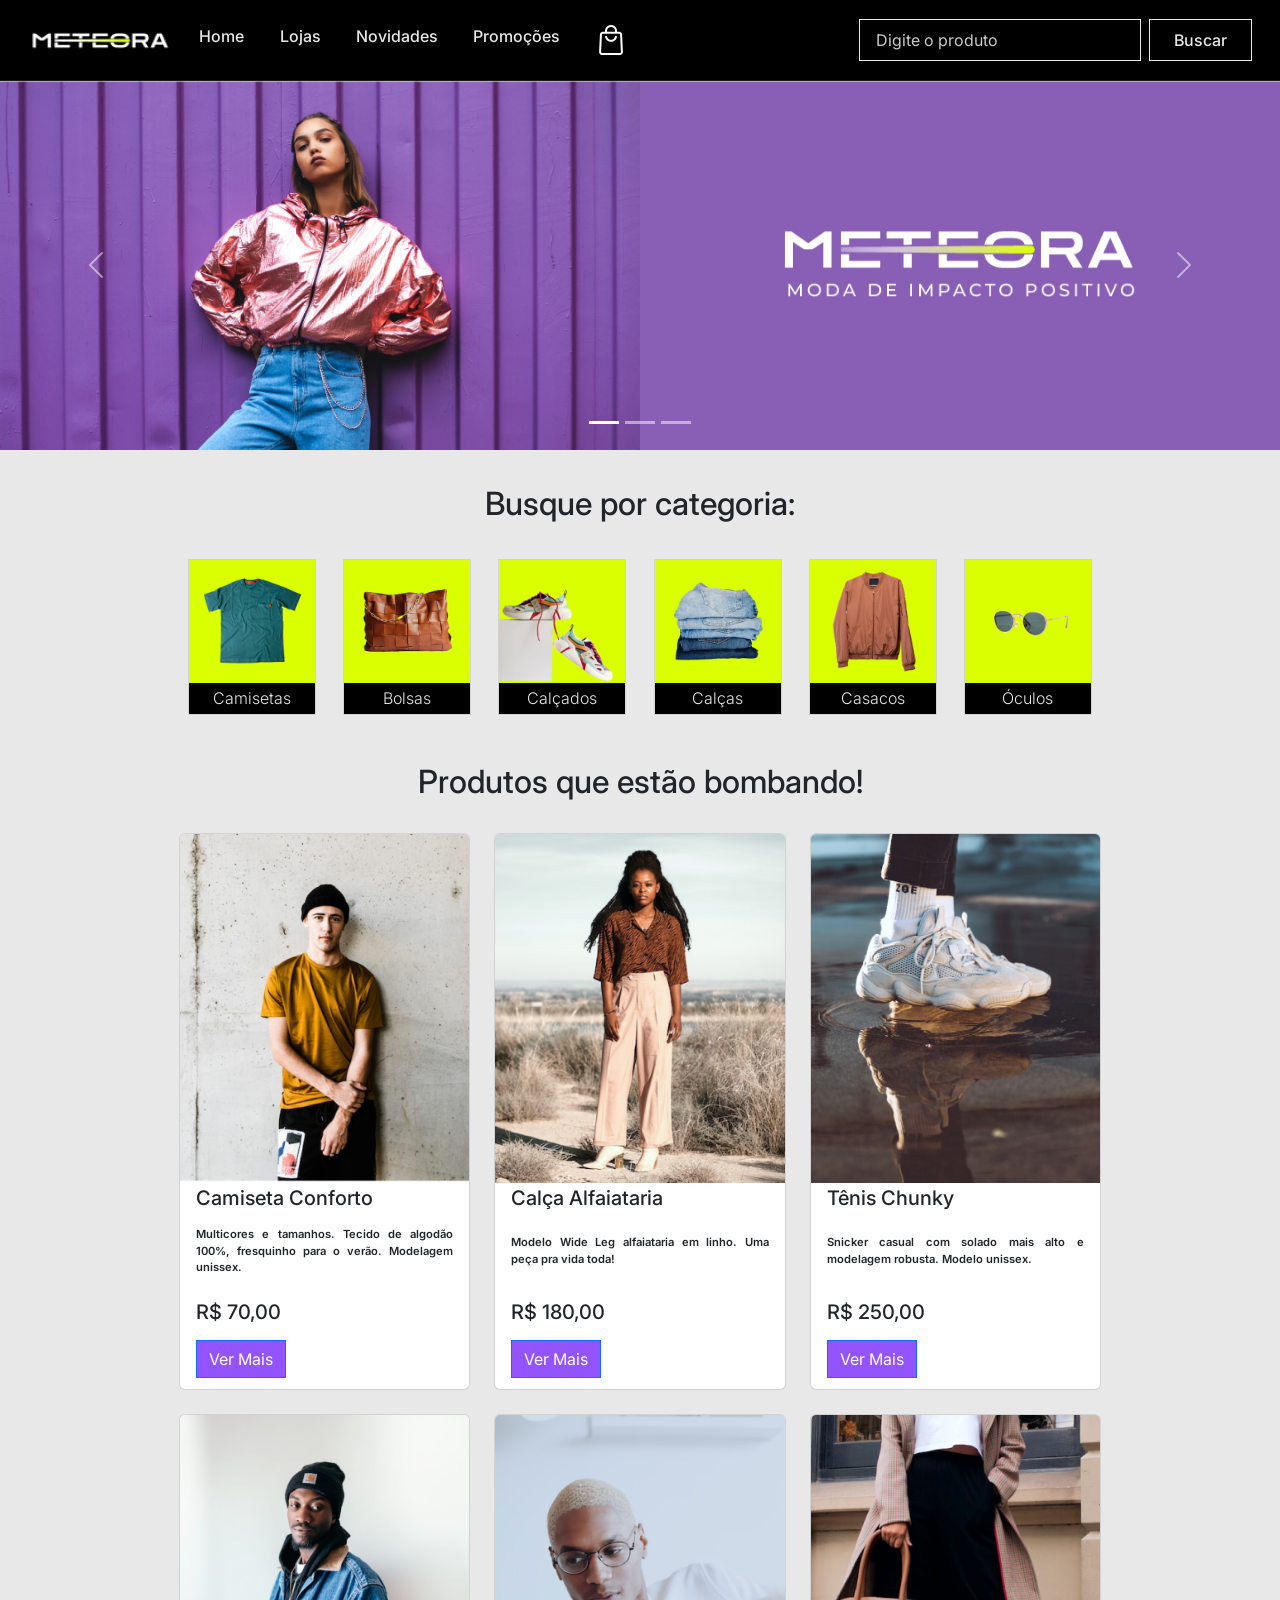
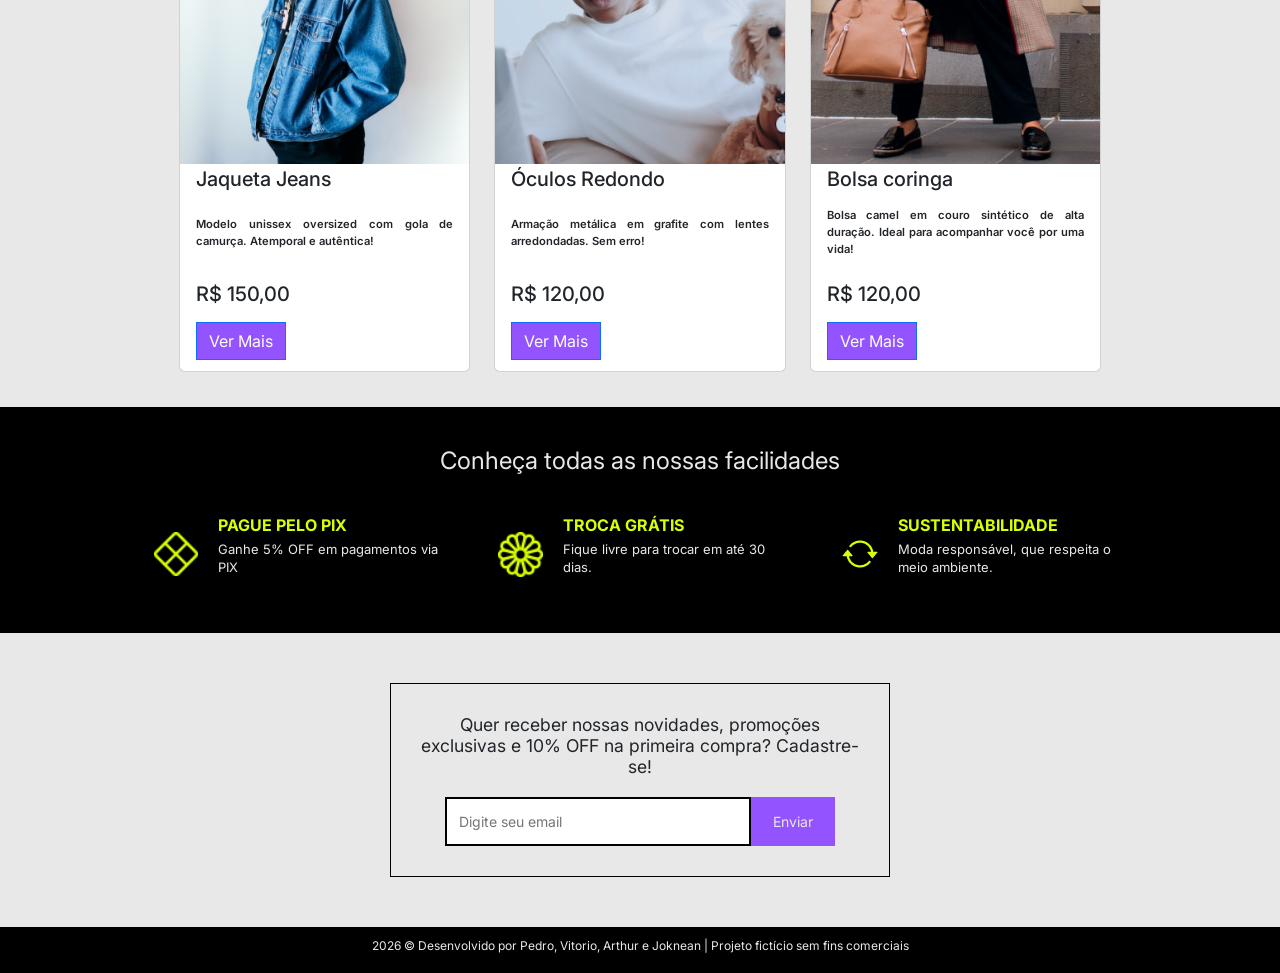
<file: index.html>
<!DOCTYPE html>
<section lang="pt-br">

  <head>
    <meta charset="UTF-8" />
    <meta name="viewport" content="width=device-width, initial-scale=1.0" />

    <link href="https://cdn.jsdelivr.net/npm/bootstrap@5.3.3/dist/css/bootstrap.min.css" rel="stylesheet"
      integrity="sha384-QWTKZyjpPEjISv5WaRU9OFeRpok6YctnYmDr5pNlyT2bRjXh0JMhjY6hW+ALEwIH" crossorigin="anonymous" />

    <link rel="stylesheet" href="style/style.css" />
    <link rel="shortcut icon" href="assets/Favicon-64px.png" type="image/x-icon" />
    <title>METEORA</title>
    <script src="https://cdn.jsdelivr.net/npm/bootstrap@5.3.3/dist/js/bootstrap.bundle.min.js"
      integrity="sha384-YvpcrYf0tY3lHB60NNkmXc5s9fDVZLESaAA55NDzOxhy9GkcIdslK1eN7N6jIeHz" crossorigin="anonymous"
      defer></script>
    <script src="script/modal.js" defer></script>
    <script src="script/main.js" defer></script>
  </head>

  <body>
    <header>
      <nav class="navbar navbar-expand-custom bg-dark navbar-dark px-3">
        <div class="container-fluid">
          <a class="navbar-brand" href="#">
            <img src="assets/Desktop/Logo%20desktop.png" alt="Meteora" class="d-none d-md-block" />
            <img src="assets/Mobile/Logo%20mobile.png" alt="Meteora" class="d-block d-md-none" />
          </a>

          <button class="navbar-toggler" type="button" data-bs-toggle="collapse" data-bs-target="#menuNavegacao"
            aria-controls="menuNavegacao" aria-expanded="false" aria-label="Abrir navegação">
            <span class="navbar-toggler-icon"></span>
          </button>

          <div class="collapse navbar-collapse" id="menuNavegacao">
            <ul class="navbar-nav me-auto mb-2 mb-md-0">
              <li class="nav-item">
                <a class="nav-link" aria-current="page" href="#">Home</a>
              </li>
              <li class="nav-item">
                <a class="nav-link" href="#">Lojas</a>
              </li>
              <li class="nav-item dropdown">
                <a class="nav-link dropdown-toggle" href="#" role="button" data-bs-toggle="dropdown"
                  aria-expanded="false">
                  Novidades
                </a>
                <ul class="dropdown-menu">
                  <li>
                    <a class="dropdown-item" href="#catalog">Coleção Verão</a>
                  </li>
                  <li>
                    <a class="dropdown-item" href="#catalog">Coleção Inverno</a>
                  </li>
                  <li>
                    <a class="dropdown-item" href="#catalog">Coleção Outono</a>
                  </li>
                  <li>
                    <hr class="dropdown-divider" />
                  </li>
                  <li><a class="dropdown-item" href="#catalog">Em Alta</a></li>
                </ul>
              </li>
              <li class="nav-item">
                <a class="nav-link" href="#footer_Two">Promoções</a>
              </li>
              <li class="nav-item nav-bag">
                <a class="nav-link" href="sobre.html"><img src="assets/Desktop/Ícones/bag.png"
                    alt="sacola de compras"></a>
              </li>
            </ul>

            <form class="d-flex" role="search">
              <input class="form-control me-2 rounded-0" type="search" placeholder="Digite o produto"
                aria-label="Buscar" />
              <button class="btn btn-outline-light rounded-0" type="submit">
                Buscar
              </button>
            </form>
          </div>
        </div>
      </nav>

      <div id="carouselExampleIndicators" class="carousel slide" data-bs-ride="carousel" data-bs-interval="5000">
        <div class="carousel-indicators">
          <button type="button" data-bs-target="#carouselExampleIndicators" data-bs-slide-to="0" class="active"
            aria-current="true" aria-label="Slide 1"></button>
          <button type="button" data-bs-target="#carouselExampleIndicators" data-bs-slide-to="1"
            aria-label="Slide 2"></button>
          <button type="button" data-bs-target="#carouselExampleIndicators" data-bs-slide-to="2"
            aria-label="Slide 3"></button>
        </div>
        <div class="carousel-inner">
          <div class="carousel-item active">
            <img src="assets/Desktop/Banner1.png" class="d-block w-100" alt="Banner 1" />
          </div>
          <div class="carousel-item">
            <img src="assets/Desktop/Banner2.png" class="d-block w-100" alt="Banner 2" />
            <div class="carousel-caption d-none d-md-block text-light"
              style="bottom: auto; top: 50%; transform: translateY(-50%)">
              <h2 class="fw-bold display-5">COLEÇÃO ATEMPORAL</h2>
              <p class="fs-4">Estilo e qualidade para durar.</p>
            </div>
          </div>
          <div class="carousel-item">
            <img src="assets/Desktop/Banner3.png" class="d-block w-100" alt="Banner 3" />
            <div class="carousel-caption d-none d-md-block text-light"
              style="bottom: auto; top: 50%; transform: translateY(-50%)">
              <h2 class="fw-bold display-5">COLEÇÃO ATEMPORAL</h2>
              <p class="fs-4">Alto impacto visual, baixo impacto ambiental!</p>
            </div>
          </div>
        </div>
        <button class="carousel-control-prev" type="button" data-bs-target="#carouselExampleIndicators"
          data-bs-slide="prev">
          <span class="carousel-control-prev-icon" aria-hidden="true"></span>
          <span class="visually-hidden">Previous</span>
        </button>
        <button class="carousel-control-next" type="button" data-bs-target="#carouselExampleIndicators"
          data-bs-slide="next">
          <span class="carousel-control-next-icon" aria-hidden="true"></span>
          <span class="visually-hidden">Next</span>
        </button>
      </div>
    </header>

    <main class="main">
      <section class="main-category">
        <h2 class="category-title">Busque por categoria:</h2>
        <div class="category__cards-container">
          <div class="card" style="width: 8rem">
            <img src="assets/Desktop/Categorias/Categoria camiseta.png" class="card-img-top"
              alt="imagem de uma camiseta" />
            <div class="card-body">
              <p class="card-text">Camisetas</p>
            </div>
          </div>
          <div class="card" style="width: 8rem">
            <img src="assets/Desktop/Categorias/Categoria Bolsa.png" class="card-img-top" alt="imagem de uma bolsa" />
            <div class="card-body">
              <p class="card-text">Bolsas</p>
            </div>
          </div>
          <div class="card" style="width: 8rem">
            <img src="assets/Desktop/Categorias/Categoria Calçados.png" class="card-img-top"
              alt="imagem de um calçado" />
            <div class="card-body">
              <p class="card-text">Calçados</p>
            </div>
          </div>
          <div class="card" style="width: 8rem">
            <img src="assets/Desktop/Categorias/Categoria calça.png" class="card-img-top" alt="imagem de uma calça" />
            <div class="card-body">
              <p class="card-text">Calças</p>
            </div>
          </div>
          <div class="card" style="width: 8rem">
            <img src="assets/Desktop/Categorias/Categoria casacos.png" class="card-img-top" alt="imagem de um casaco" />
            <div class="card-body">
              <p class="card-text">Casacos</p>
            </div>
          </div>
          <div class="card" style="width: 8rem">
            <img src="assets/Desktop/Categorias/Categoria óculos.png" class="card-img-top" alt="imagem de um óculos" />
            <div class="card-body">
              <p class="card-text">Óculos</p>
            </div>
          </div>
        </div>
      </section>
      <section id="catalog" class="main-products">
        <h2 class="products-title">Produtos que estão bombando!</h2>
        <div class="products__cards-container">
          <div class="card" style="width: 18.2rem">
            <img src="assets/Desktop/Imagens Cards/Camiseta.png" class="card-img-top" alt="imagem de uma camiseta" />
            <div class="card-body">
              <h5 class="card-title">Camiseta Conforto</h5>
              <p class="card-text">
                Multicores e tamanhos. Tecido de algodão 100%, fresquinho para o
                verão. Modelagem unissex.
              </p>
              <h5 class="card-title">R$ 70,00</h5>
              <a href="#" class="btn btn-primary" data-bs-toggle="modal" data-bs-target="#modalProduto"
                data-category="vestuario" data-name="Camiseta Conforto" data-price="R$ 70,00"
                data-text="Multicores e tamanhos. Tecido de algodão 100%, fresquinho para o verão. Modelagem unissex."
                data-img="assets/Desktop/Imagens Cards/Camiseta.png">Ver Mais</a>
            </div>
          </div>
          <div class="card" style="width: 18.2rem">
            <img src="assets/Desktop/Imagens Cards/Calça.png" class="card-img-top" alt="imagem de uma calça" />
            <div class="card-body">
              <h5 class="card-title">Calça Alfaiataria</h5>
              <p class="card-text">
                Modelo Wide Leg alfaiataria em linho. Uma peça pra vida toda!
              </p>
              <h5 class="card-title">R$ 180,00</h5>
              <a href="#" class="btn btn-primary" data-bs-toggle="modal" data-bs-target="#modalProduto"
                data-category="vestuario" data-name="Calça Alfaiataria" data-price="R$ 180,00"
                data-text="Modelo Wide Leg alfaiataria em linho. Uma peça pra vida toda!"
                data-img="assets/Desktop/Imagens Cards/Calça.png">Ver Mais</a>
            </div>
          </div>
          <div class="card" style="width: 18.2rem">
            <img src="assets/Desktop/Imagens Cards/Tenis.png" class="card-img-top" alt="imagem de um tênis chunky" />
            <div class="card-body">
              <h5 class="card-title">Tênis Chunky</h5>
              <p class="card-text">
                Snicker casual com solado mais alto e modelagem robusta. Modelo
                unissex.
              </p>
              <h5 class="card-title">R$ 250,00</h5>
              <a href="#" class="btn btn-primary" data-bs-toggle="modal" data-bs-target="#modalProduto"
                data-category="tenis" data-name="Tênis Chunky" data-price="R$ 250,00"
                data-text="Snicker casual com solado mais alto e modelagem robusta. Modelo unissex."
                data-img="assets/Desktop/Imagens Cards/Tenis.png">Ver Mais</a>
            </div>
          </div>
          <div class="card" style="width: 18.2rem">
            <img src="assets/Desktop/Imagens Cards/Jaqueta.png" class="card-img-top"
              alt="imagem de uma jaqueta jeans" />
            <div class="card-body">
              <h5 class="card-title">Jaqueta Jeans</h5>
              <p class="card-text">
                Modelo unissex oversized com gola de camurça. Atemporal e
                autêntica!
              </p>
              <h5 class="card-title">R$ 150,00</h5>
              <a href="#" class="btn btn-primary" data-bs-toggle="modal" data-bs-target="#modalProduto"
                data-category="vestuario-sobreposicao" data-name="Jaqueta Jeans" data-price="R$ 150,00"
                data-text="Modelo unissex oversized com gola de camurça. Atemporal e autêntica!"
                data-img="assets/Desktop/Imagens Cards/Jaqueta.png">Ver Mais</a>
            </div>
          </div>
          <div class="card" style="width: 18.2rem">
            <img src="assets/Desktop/Imagens Cards/óculos.png" class="card-img-top" alt="imagem de um óculos redondo" />
            <div class="card-body">
              <h5 class="card-title">Óculos Redondo</h5>
              <p class="card-text">
                Armação metálica em grafite com lentes arredondadas. Sem erro!
              </p>
              <h5 class="card-title">R$ 120,00</h5>
              <a href="#" class="btn btn-primary" data-bs-toggle="modal" data-bs-target="#modalProduto"
                data-category="acessorio-ocular" data-name="Óculos Redondo" data-price="R$ 120,00"
                data-text=" Armação metálica em grafite com lentes arredondadas. Sem erro!"
                data-img="assets/Desktop/Imagens Cards/óculos.png">Ver Mais</a>
            </div>
          </div>
          <div class="card" style="width: 18.2rem">
            <img src="assets/Desktop/Imagens Cards/Bolsa.png" class="card-img-top"
              alt="imagem de uma bolsa de couro sintético marrom" />
            <div class="card-body">
              <h5 class="card-title">Bolsa coringa</h5>
              <p class="card-text">
                Bolsa camel em couro sintético de alta duração. Ideal para
                acompanhar você por uma vida!
              </p>
              <h5 class="card-title">R$ 120,00</h5>
              <a href="#" class="btn btn-primary" data-bs-toggle="modal" data-bs-target="#modalProduto"
                data-category="acessorio" data-name="Bolsa coringa" data-price="R$ 120,00"
                data-text="Bolsa camel em couro sintético de alta duração. Ideal para acompanhar você por uma vida!"
                data-img="assets/Desktop/Imagens Cards/Bolsa.png">Ver Mais</a>
            </div>
          </div>
        </div>
      </section>
    </main>

    <footer>
      <div id="footer_One">
        <h2 class="footer_header">Conheça todas as nossas facilidades</h2>
        <div class="cards-footer">
          <div class="card-1">
            <img class="img-footer" src="assets/Desktop/Ícones/x-diamond.png" alt="Ícone Pix" />
            <div class="textos_footer">
              <h4 class="footer-yellow-font">PAGUE PELO PIX</h4>
              <p>Ganhe 5% OFF em pagamentos via PIX</p>
            </div>
          </div>
          <div class="card-2">
            <img class="img-footer" src="assets/Desktop/Ícones/flower1.png" alt="Ícone Troca" />
            <div class="textos_footer">
              <h4 class="footer-yellow-font">TROCA GRÁTIS</h4>
              <p>Fique livre para trocar em até 30 dias.</p>
            </div>
          </div>
          <div class="card-3">
            <img class="img-footer" src="assets/Desktop/Ícones/arrow-repeat.png" alt="Ícone Sustentabilidade" />
            <div class="textos_footer">
              <h4 class="footer-yellow-font">SUSTENTABILIDADE</h4>
              <p>Moda responsável, que respeita o meio ambiente.</p>
            </div>
          </div>
        </div>
      </div>
      <div id="footer_Two">
        <div>
          <h3>
            Quer receber nossas novidades, promoções exclusivas e 10% OFF na
            primeira compra? Cadastre-se!
          </h3>
          <form id="form-newsletter">
            <input id="input_value_email" placeholder="Digite seu email" type="email" autocomplete="off" required />
            <button id="input_button_send" type="submit">Enviar</button>
          </form>
        </div>
      </div>
      <div id="footer_Three">
        <h3>
          2026 © Desenvolvido por Pedro, Vitorio, Arthur e Joknean | Projeto
          fictício sem fins comerciais
        </h3>
      </div>
    </footer>

    <section>
      <div class="modal fade" id="modalProduto" tabindex="-1" aria-labelledby="modalProdutoLabel" aria-hidden="true">
        <div class="modal-dialog modal-lg modal-dialog-centered">
          <div class="modal-content rounded-0 border-0">
            <div class="modal-header bg-black text-white border-0 py-3">
              <div class="d-flex align-items-center gap-2">
                <div class="modal-icon-check" id="">
                  <svg width="16" height="16" viewBox="0 0 16 16" fill="none">
                    <path d="M3 8l3.5 3.5L13 5" stroke="#daff01" stroke-width="2" stroke-linecap="round"
                      stroke-linejoin="round" />
                  </svg>
                </div>
                <span id="modalProdutoLabel" class="modal-titulo">Confira detalhes sobre o produto</span>
              </div>
              <button type="button" class="btn-close btn-close-white ms-auto" data-bs-dismiss="modal"
                aria-label="Fechar">
              </button>
            </div>

            <div class="modal-body p-0 d-flex">
              <div class="modal-img-wrap">
                <img src="assets/Desktop/Imagens Cards/Jaqueta.png" alt="Jaqueta Jeans" class="modal-produto-img" />
              </div>
              <div class="modal-detalhes">
                <h5 class="modal-nome"></h5>
                <p class="modal-descricao"></p>
                <hr class="modal-divisor" />
                <p class="modal-preco"></p>

                <div class="modal-secao" id="secao-cores">
                  <p class="modal-label">Cores:</p>
                  <div class="modal-cores">
                    <label class="modal-cor-item">
                      <input type="radio" name="cor" value="caramelo" checked />
                      <span class="cor-circulo" style="background: #c68e17"></span>
                      <span class="cor-nome">Caramelo</span>
                    </label>
                    <label class="modal-cor-item">
                      <input type="radio" name="cor" value="offwhite" />
                      <span class="cor-circulo" style="background: #f0ede8; border: 1px solid #ccc"></span>
                      <span class="cor-nome">Offwhite</span>
                    </label>
                    <label class="modal-cor-item">
                      <input type="radio" name="cor" value="preto" />
                      <span class="cor-circulo" style="background: #000"></span>
                      <span class="cor-nome">Preto</span>
                    </label>
                  </div>
                </div>

                <div class="modal-secao" id="secao-cores-jeans">
                  <p class="modal-label">Cores:</p>
                  <div class="modal-cores">
                    <label class="modal-cor-item">
                      <input type="radio" name="cor-jeans" value="azul" checked />
                      <span class="cor-circulo" style="background: #4169e1"></span>
                      <span class="cor-nome">Caramelo</span>
                    </label>
                    <label class="modal-cor-item">
                      <input type="radio" name="cor-jeans" value="offwhite" />
                      <span class="cor-circulo" style="background: #f0ede8; border: 1px solid #ccc"></span>
                      <span class="cor-nome">Offwhite</span>
                    </label>
                    <label class="modal-cor-item">
                      <input type="radio" name="cor-jeans" value="preto" />
                      <span class="cor-circulo" style="background: #000"></span>
                      <span class="cor-nome">Preto</span>
                    </label>
                  </div>
                </div>

                <div class="modal-secao" id="secao-cores-oculos">
                  <p class="modal-label">Cores:</p>
                  <div class="modal-cores">
                    <label class="modal-cor-item">
                      <input type="radio" name="cor-oculos" value="dourado" checked />
                      <span class="cor-circulo" style="background: #dda520"></span>
                      <span class="cor-nome">Dourado</span>
                    </label>
                    <label class="modal-cor-item">
                      <input type="radio" name="cor-oculos" value="prateado" />
                      <span class="cor-circulo" style="background: #c0c0c0"></span>
                      <span class="cor-nome">Prateado</span>
                    </label>
                    <label class="modal-cor-item">
                      <input type="radio" name="cor-oculos" value="preto" />
                      <span class="cor-circulo" style="background: #000"></span>
                      <span class="cor-nome">Preto</span>
                    </label>
                  </div>
                </div>

                <div class="modal-secao" id="secao-tamanhos-letras">
                  <p class="modal-label">Tamanho:</p>
                  <div class="modal-tamanhos">
                    <label class="modal-tam-item"><input type="radio" name="tamanho" value="PP" checked />
                      <span class="tam-circulo"></span>
                      <span class="tam-nome">PP</span>
                    </label>
                    <label class="modal-tam-item"><input type="radio" name="tamanho" value="P" />
                      <span class="tam-circulo"></span>
                      <span class="tam-nome">P</span>
                    </label>
                    <label class="modal-tam-item"><input type="radio" name="tamanho" value="M" />
                      <span class="tam-circulo"></span>
                      <span class="tam-nome">M</span>
                    </label>
                    <label class="modal-tam-item"><input type="radio" name="tamanho" value="G" />
                      <span class="tam-circulo"></span>
                      <span class="tam-nome">G</span></label>
                    <label class="modal-tam-item"><input type="radio" name="tamanho" value="GG" />
                      <span class="tam-circulo"></span>
                      <span class="tam-nome">GG</span></label>
                  </div>
                </div>
                <div class="modal-secao" id="secao-tamanhos-numeros" style="display: none">
                  <p class="modal-label">Tamanho (Número):</p>
                  <div class="modal-tamanhos">
                    <label class="modal-tam-item"><input type="radio" name="tamanho_num" value="38" checked />
                      <span class="tam-circulo"></span>
                      <span class="tam-nome">38</span></label>
                    <label class="modal-tam-item"><input type="radio" name="tamanho_num" value="39" />
                      <span class="tam-circulo"></span>
                      <span class="tam-nome">39</span>
                    </label>
                    <label class="modal-tam-item"><input type="radio" name="tamanho_num" value="40" />
                      <span class="tam-circulo"></span>
                      <span class="tam-nome">40</span>
                    </label>
                    <label class="modal-tam-item"><input type="radio" name="tamanho_num" value="41" />
                      <span class="tam-circulo"></span>
                      <span class="tam-nome">41</span>
                    </label>
                    <label class="modal-tam-item"><input type="radio" name="tamanho_num" value="42" />
                      <span class="tam-circulo"></span>
                      <span class="tam-nome">42</span>
                    </label>
                  </div>
                </div>
                <button type="button" class="btn-sacola">Adicionar à sacola</button>
              </div>
            </div>
          </div>
        </div>
      </div>

      <div class="modal fade" id="modalSacola" tabindex="-1" aria-labelledby="modalSacolaLabel" aria-hidden="true">
        <div class="modal-dialog modal-dialog-centered">
          <div class="modal-content rounded-0 border-0">
            <div class="modal-header bg-black text-white border-0 py-3">
              <div class="d-flex align-items-center gap-2">
                <div class="modal-icon-check">
                  <svg width="16" height="16" viewBox="0 0 16 16" fill="none">
                    <path d="M3 8l3.5 3.5L13 5" stroke="#daff01" stroke-width="2" stroke-linecap="round"
                      stroke-linejoin="round" />
                  </svg>
                </div>
                <span id="modalSacolaLabel" class="modal-titulo">Produto adicionado à sacola!</span>
              </div>
              <button type="button" class="btn-close btn-close-white ms-auto" data-bs-dismiss="modal"
                aria-label="Fechar"></button>
            </div>
            <div class="modal-body">
              <p class="modal-email-texto">
                Item guardado na sacola com sucesso.
              </p>
            </div>
          </div>
        </div>
      </div>

      <div class="modal fade" id="modalEmail" tabindex="-1" aria-labelledby="modalEmailLabel" aria-hidden="true">
        <div class="modal-dialog modal-dialog-centered">
          <div class="modal-content rounded-0 border-0">
            <div class="modal-header bg-black text-white border-0 py-3">
              <div class="d-flex align-items-center gap-2">
                <div class="modal-icon-check">
                  <svg width="16" height="16" viewBox="0 0 16 16" fill="none">
                    <path d="M3 8l3.5 3.5L13 5" stroke="#daff01" stroke-width="2" stroke-linecap="round"
                      stroke-linejoin="round" />
                  </svg>
                </div>

                <span id="modalEmailLabel" class="modal-titulo">E-mail cadastrado com sucesso!</span>
              </div>
              <button type="button" class="btn-close btn-close-white ms-auto" data-bs-dismiss="modal"
                aria-label="Fechar"></button>
            </div>
            <div class="modal-body">
              <p class="modal-email-texto">
                Em breve você receberá novidades exclusivas da Meteora.
              </p>
            </div>
          </div>
        </div>
      </div>

      <div class="modal fade" id="modalEmailReused" tabindex="-1" aria-labelledby="modalEmailReusedLabel"
        aria-hidden="true">
        <div class="modal-dialog modal-dialog-centered">
          <div class="modal-content rounded-0 border-0">
            <div class="modal-header bg-black text-white border-0 py-3">
              <div class="d-flex align-items-center gap-2">
                <div class="modal-icon-check">
                  <svg width="16" height="16" viewBox="0 0 16 16" fill="none">
                    <path d="M8 15A7 7 0 1 0 8 1a7 7 0 0 0 0 14zm0-11v4m0 3h.01" stroke="#daff01" stroke-width="2"
                      stroke-linecap="round" stroke-linejoin="round" />
                  </svg>
                </div>
                <span id="modalEmailReusedLabel" class="modal-titulo">Aviso: Desconto já ativo!</span>
              </div>
              <button type="button" class="btn-close btn-close-white ms-auto" data-bs-dismiss="modal"
                aria-label="Fechar"></button>
            </div>
            <div class="modal-body">
              <p class="modal-email-texto">
                Este e-mail já foi cadastrado anteriormente nesta sessão e o desconto de 10% já está aplicado nos
                produtos
                do catálogo.
              </p>
            </div>
          </div>
        </div>
      </div>
  </body>
</section>

</html>
</file>
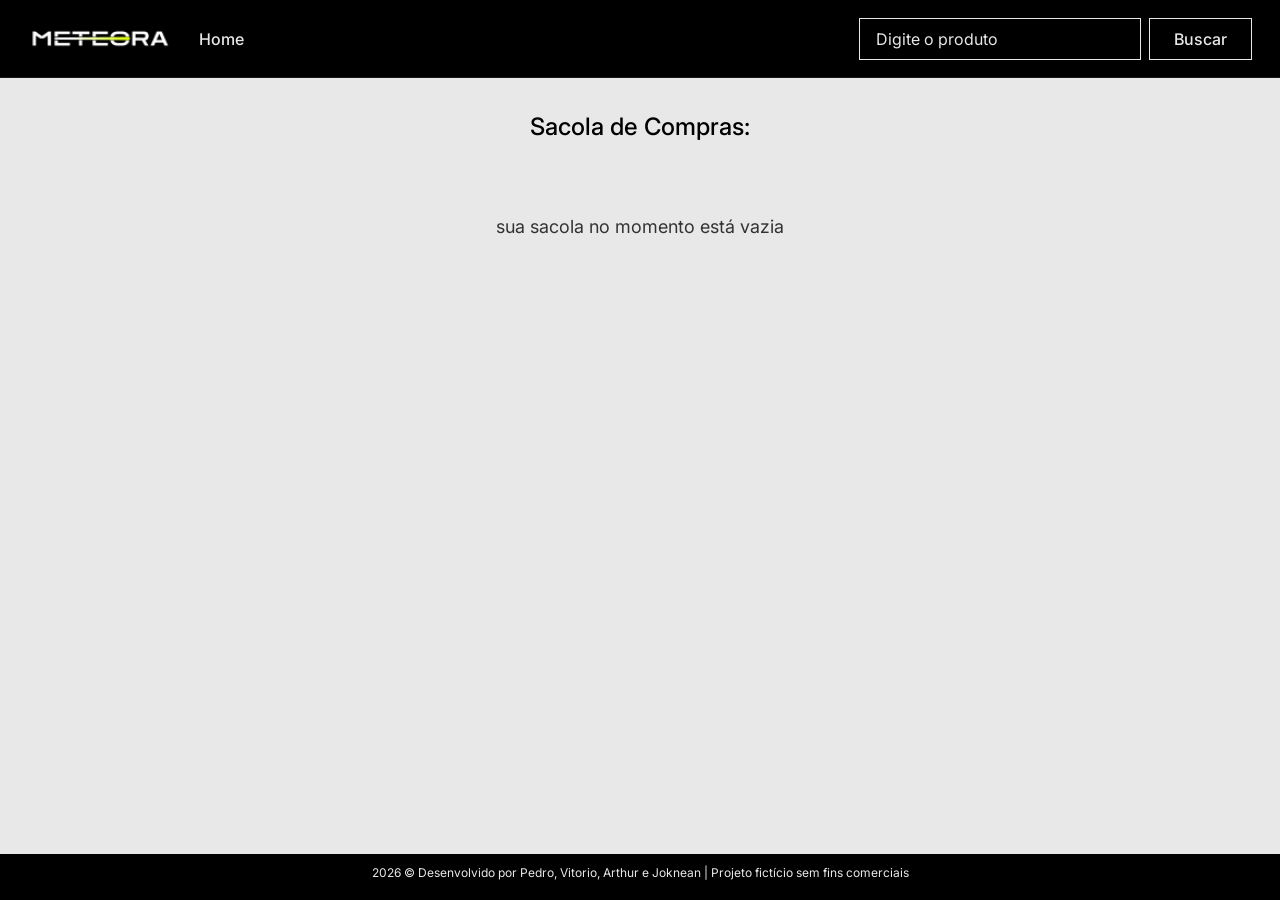
<file: sobre.html>
<!DOCTYPE html>
<html lang="pt-br">

<head>
    <meta charset="UTF-8" />
    <meta name="viewport" content="width=device-width, initial-scale=1.0" />

    <link href="https://cdn.jsdelivr.net/npm/bootstrap@5.3.3/dist/css/bootstrap.min.css" rel="stylesheet"
        integrity="sha384-QWTKZyjpPEjISv5WaRU9OFeRpok6YctnYmDr5pNlyT2bRjXh0JMhjY6hW+ALEwIH" crossorigin="anonymous" />

    <link rel="stylesheet" href="style/style_sobre.css" />
    <link rel="shortcut icon" href="assets/Favicon-48x.png" type="image/x-icon" />
    <title>METEORA</title>
    <script src="https://cdn.jsdelivr.net/npm/bootstrap@5.3.3/dist/js/bootstrap.bundle.min.js"
        integrity="sha384-YvpcrYf0tY3lHB60NNkmXc5s9fDVZLESaAA55NDzOxhy9GkcIdslK1eN7N6jIeHz" crossorigin="anonymous"
        defer></script>
    <script src="script/main_sobre.js" defer></script>
</head>

<body>
    <div class="principal-content">
        <header>
            <nav class="navbar navbar-expand-custom bg-dark navbar-dark px-3">
                <div class="container-fluid">
                    <a class="navbar-brand" href="#">
                        <img src="assets/Desktop/Logo%20desktop.png" alt="Meteora" class="d-none d-md-block" />
                        <img src="assets/Mobile/Logo%20mobile.png" alt="Meteora" class="d-block d-md-none" />
                    </a>

                    <button class="navbar-toggler" type="button" data-bs-toggle="collapse"
                        data-bs-target="#menuNavegacao" aria-controls="menuNavegacao" aria-expanded="false"
                        aria-label="Abrir navegação">
                        <span class="navbar-toggler-icon"></span>
                    </button>

                    <div class="collapse navbar-collapse" id="menuNavegacao">
                        <ul class="navbar-nav me-auto mb-2 mb-md-0">
                            <li class="nav-item">
                                <a class="nav-link" aria-current="page" href="index.html">Home</a>
                            </li>
                        </ul>
                        <form class="d-flex" role="search">
                            <input class="form-control me-2 rounded-0" type="search" placeholder="Digite o produto"
                                aria-label="Buscar" />
                            <button class="btn btn-outline-light rounded-0" type="submit">
                                Buscar
                            </button>
                        </form>
                    </div>
                </div>
            </nav>
        </header>
        <main>
            <section class="main-bag">
                <h2 class="bag-title">Sacola de Compras:</h2>

                <div class="bag-container">
                    <p class="bag__empty-text">sua sacola no momento está vazia</p>
                    <div class="bag-content"></div>
                    <form class="bag-footer" style="display: none;">

                        <div class="mb-3">
                            <label class="label-pay">Forma de Pagamento:</label>
                            <div>
                                <input type="radio" name="pagamento" id="credito" class="input"> <label
                                    for="credito">Crédito</label>
                                <input type="radio" name="pagamento" id="debito" class="input"> <label
                                    for="debito">Débito</label>
                                <input type="radio" name="pagamento" id="pix" class="input"> <label
                                    for="pix">Pix</label>
                            </div>
                        </div>

                        <div class="mb-3">
                            <label for="cpf" class="form__label-cpf">CPF</label>
                            <input type="password" id="cpf" class="form-control input-cpf" required minlength="11"
                                maxlength="11" pattern="^(?!(\d)\1{10})\d{11}$"
                                placeholder="Digite apenas os 11 números" autocomplete="off">
                        </div>

                        <div class="mb-3">
                            <label for="cep" class="form__label-cep">CEP</label>
                            <input type="text" id="cep" class="form-control input-cep" required minlength="8"
                                maxlength="8" pattern="^(?!(\d)\1{7})\d{8}$" placeholder="Digite apenas os 8 números"
                                autocomplete="off">
                        </div>


                        <div class="final-result">
                            <div class="total-container">
                                <strong>Total</strong>
                                <span id="valor-total">R$ 0,00</span>
                            </div>
                            <button type="submit" class="btn-finalizar">Finalizar Compra</button>
                        </div>
                    </form>
                </div>
            </section>
        </main>
    </div>

    <footer>
        <div id="footer_Three">
            <h3>
                2026 © Desenvolvido por Pedro, Vitorio, Arthur e Joknean | Projeto
                fictício sem fins comerciais
            </h3>
        </div>
    </footer>

    <section>
        <div class="modal fade" id="modalCheckout" tabindex="-1" aria-labelledby="modalCheckoutLabel"
            aria-hidden="true">
            <div class="modal-dialog modal-dialog-centered">
                <div class="modal-content rounded-0 border-0">
                    <div id="modalHeaderBg" class="modal-header bg-black text-white border-0 py-3">
                        <div class="d-flex align-items-center gap-2">
                            <div id="modalIconeContainer" class="modal-icon-check">
                                <svg width="16" height="16" viewBox="0 0 16 16" fill="none">
                                    <path d="M3 8l3.5 3.5L13 5" stroke="#daff01" stroke-width="2" stroke-linecap="round"
                                        stroke-linejoin="round" />
                                </svg>
                            </div>
                            <span id="modalCheckoutLabel" class="modal-titulo">Pedido realizado com sucesso!</span>
                        </div>
                        <button type="button" class="btn-close btn-close-white ms-auto" data-bs-dismiss="modal"
                            aria-label="Fechar"></button>
                    </div>
                    <div class="modal-body">
                        <p id="modalCheckoutTexto" class="modal-email-texto">
                            Obrigado por comprar na Meteora! O resumo e o código de rastreio serão enviados para o seu
                            e-mail.
                        </p>
                    </div>
                </div>
            </div>
        </div>
    </section>
</body>
</file>
<file: style/style.css>
@import url(layout/layout.css);
@import url(layout/header.css);
@import url(layout/main.css);
@import url(layout/footer.css);
@import url(layout/modal.css);
</file>
<file: style/style_sobre.css>
@import url(layout/layout_sobre.css);
@import url(layout/header_sobre.css);
@import url(layout/main_sobre.css);
@import url(layout/footer_sobre.css);
</file>
